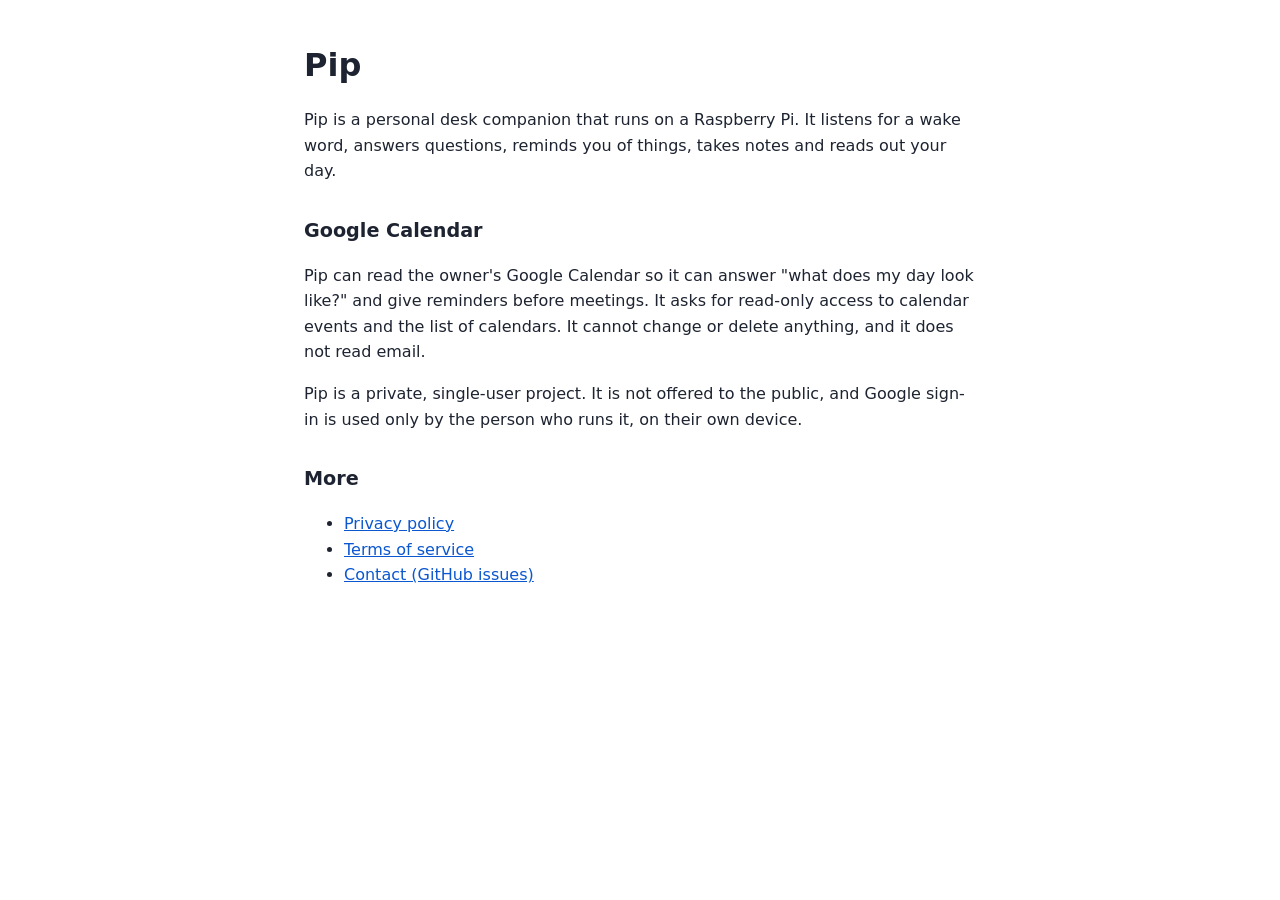
<file: index.html>
<!doctype html>
<html lang="en">
<head>
<meta charset="utf-8">
<meta name="viewport" content="width=device-width, initial-scale=1">
<title>Pip - a desk companion</title>
<link rel="stylesheet" href="style.css">
</head>
<body>
<main>
<h1>Pip</h1>
<p>Pip is a personal desk companion that runs on a Raspberry Pi. It listens for a wake word, answers questions, reminds you of things, takes notes and reads out your day.</p>

<h2>Google Calendar</h2>
<p>Pip can read the owner's Google Calendar so it can answer "what does my day look like?" and give reminders before meetings. It asks for read-only access to calendar events and the list of calendars. It cannot change or delete anything, and it does not read email.</p>
<p>Pip is a private, single-user project. It is not offered to the public, and Google sign-in is used only by the person who runs it, on their own device.</p>

<h2>More</h2>
<ul>
<li><a href="privacy.html">Privacy policy</a></li>
<li><a href="terms.html">Terms of service</a></li>
<li><a href="https://github.com/mlallinder/pip-site/issues">Contact (GitHub issues)</a></li>
</ul>
</main>
</body>
</html>
</file>
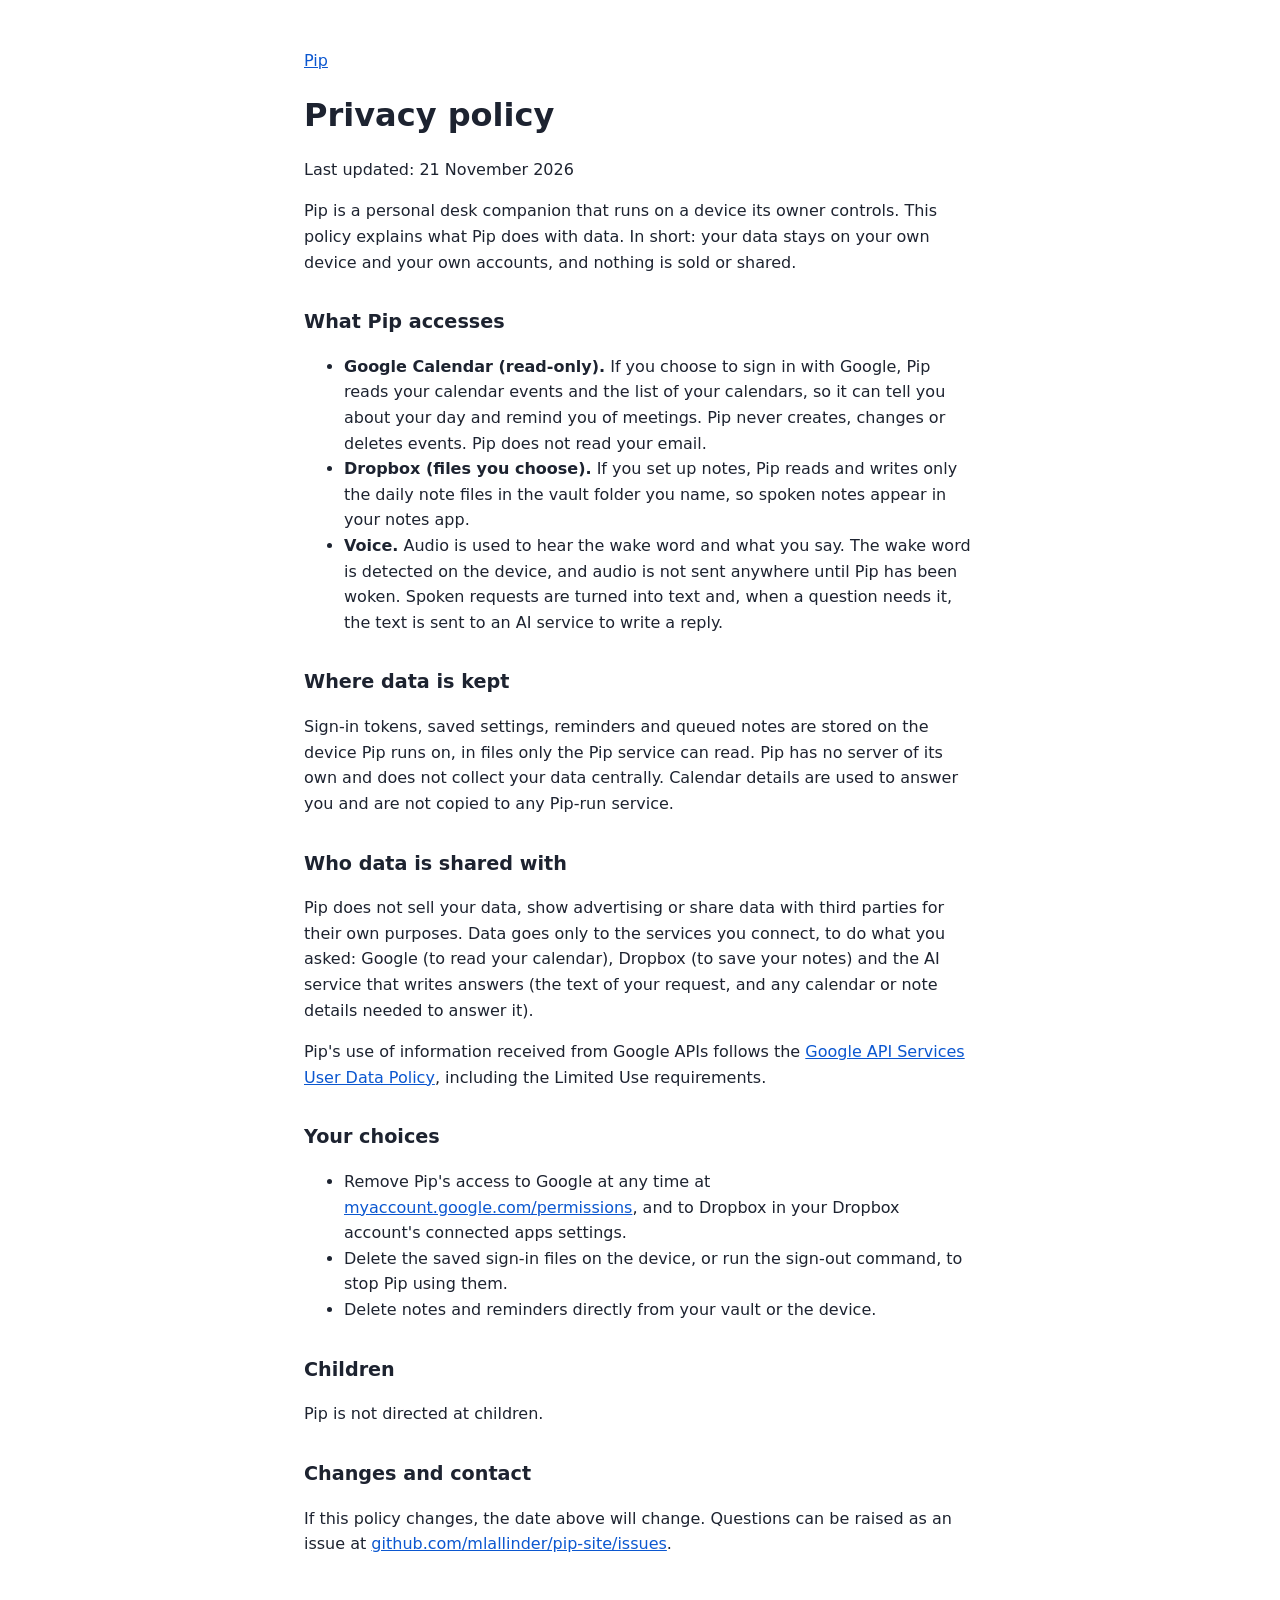
<file: privacy.html>
<!doctype html>
<html lang="en">
<head>
<meta charset="utf-8">
<meta name="viewport" content="width=device-width, initial-scale=1">
<title>Pip - Privacy policy</title>
<link rel="stylesheet" href="style.css">
</head>
<body>
<main>
<p><a href="index.html">Pip</a></p>
<h1>Privacy policy</h1>
<p>Last updated: 21 November 2026</p>

<p>Pip is a personal desk companion that runs on a device its owner controls. This policy explains what Pip does with data. In short: your data stays on your own device and your own accounts, and nothing is sold or shared.</p>

<h2>What Pip accesses</h2>
<ul>
<li><strong>Google Calendar (read-only).</strong> If you choose to sign in with Google, Pip reads your calendar events and the list of your calendars, so it can tell you about your day and remind you of meetings. Pip never creates, changes or deletes events. Pip does not read your email.</li>
<li><strong>Dropbox (files you choose).</strong> If you set up notes, Pip reads and writes only the daily note files in the vault folder you name, so spoken notes appear in your notes app.</li>
<li><strong>Voice.</strong> Audio is used to hear the wake word and what you say. The wake word is detected on the device, and audio is not sent anywhere until Pip has been woken. Spoken requests are turned into text and, when a question needs it, the text is sent to an AI service to write a reply.</li>
</ul>

<h2>Where data is kept</h2>
<p>Sign-in tokens, saved settings, reminders and queued notes are stored on the device Pip runs on, in files only the Pip service can read. Pip has no server of its own and does not collect your data centrally. Calendar details are used to answer you and are not copied to any Pip-run service.</p>

<h2>Who data is shared with</h2>
<p>Pip does not sell your data, show advertising or share data with third parties for their own purposes. Data goes only to the services you connect, to do what you asked: Google (to read your calendar), Dropbox (to save your notes) and the AI service that writes answers (the text of your request, and any calendar or note details needed to answer it).</p>

<p>Pip's use of information received from Google APIs follows the <a href="https://developers.google.com/terms/api-services-user-data-policy">Google API Services User Data Policy</a>, including the Limited Use requirements.</p>

<h2>Your choices</h2>
<ul>
<li>Remove Pip's access to Google at any time at <a href="https://myaccount.google.com/permissions">myaccount.google.com/permissions</a>, and to Dropbox in your Dropbox account's connected apps settings.</li>
<li>Delete the saved sign-in files on the device, or run the sign-out command, to stop Pip using them.</li>
<li>Delete notes and reminders directly from your vault or the device.</li>
</ul>

<h2>Children</h2>
<p>Pip is not directed at children.</p>

<h2>Changes and contact</h2>
<p>If this policy changes, the date above will change. Questions can be raised as an issue at <a href="https://github.com/mlallinder/pip-site/issues">github.com/mlallinder/pip-site/issues</a>.</p>
</main>
</body>
</html>
</file>
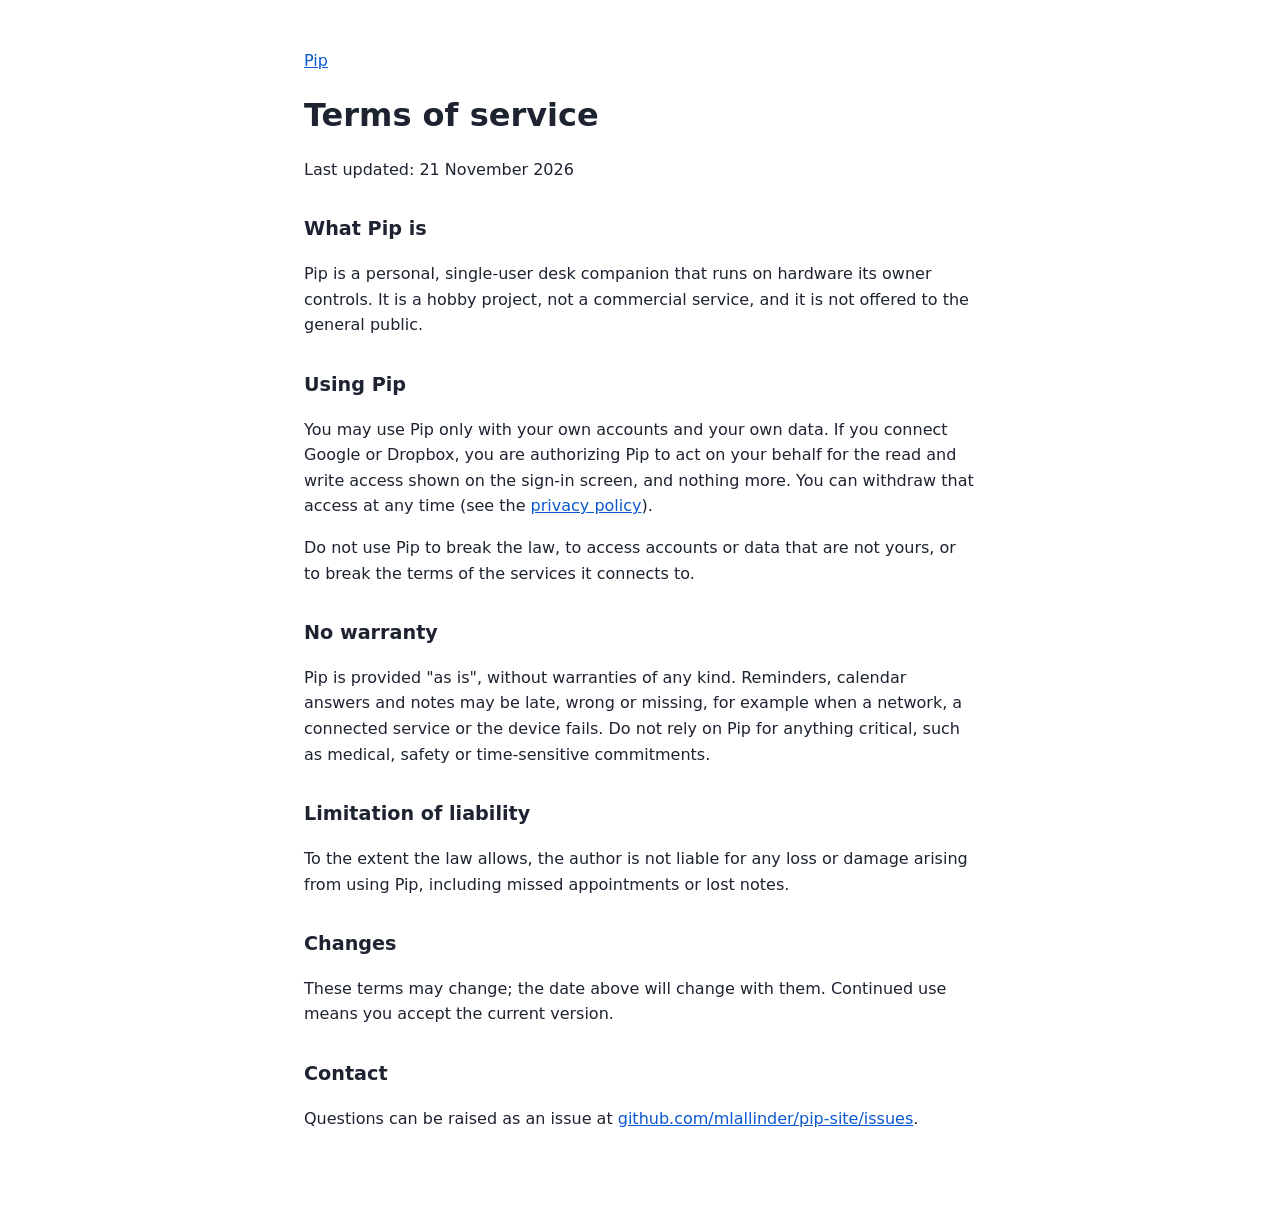
<file: terms.html>
<!doctype html>
<html lang="en">
<head>
<meta charset="utf-8">
<meta name="viewport" content="width=device-width, initial-scale=1">
<title>Pip - Terms of service</title>
<link rel="stylesheet" href="style.css">
</head>
<body>
<main>
<p><a href="index.html">Pip</a></p>
<h1>Terms of service</h1>
<p>Last updated: 21 November 2026</p>

<h2>What Pip is</h2>
<p>Pip is a personal, single-user desk companion that runs on hardware its owner controls. It is a hobby project, not a commercial service, and it is not offered to the general public.</p>

<h2>Using Pip</h2>
<p>You may use Pip only with your own accounts and your own data. If you connect Google or Dropbox, you are authorizing Pip to act on your behalf for the read and write access shown on the sign-in screen, and nothing more. You can withdraw that access at any time (see the <a href="privacy.html">privacy policy</a>).</p>
<p>Do not use Pip to break the law, to access accounts or data that are not yours, or to break the terms of the services it connects to.</p>

<h2>No warranty</h2>
<p>Pip is provided "as is", without warranties of any kind. Reminders, calendar answers and notes may be late, wrong or missing, for example when a network, a connected service or the device fails. Do not rely on Pip for anything critical, such as medical, safety or time-sensitive commitments.</p>

<h2>Limitation of liability</h2>
<p>To the extent the law allows, the author is not liable for any loss or damage arising from using Pip, including missed appointments or lost notes.</p>

<h2>Changes</h2>
<p>These terms may change; the date above will change with them. Continued use means you accept the current version.</p>

<h2>Contact</h2>
<p>Questions can be raised as an issue at <a href="https://github.com/mlallinder/pip-site/issues">github.com/mlallinder/pip-site/issues</a>.</p>
</main>
</body>
</html>
</file>
<file: style.css>
:root { color-scheme: light dark; --bg: #ffffff; --fg: #1d2330; --muted: #5b6475; --link: #0b57d0; }
@media (prefers-color-scheme: dark) { :root { --bg: #14171f; --fg: #e6e9f0; --muted: #a0a8b8; --link: #8ab4f8; } }
body { margin: 0; background: var(--bg); color: var(--fg); font: 1rem/1.6 system-ui, sans-serif; }
main { max-width: 42rem; margin: 0 auto; padding: 2rem 1rem 4rem; }
h1 { font-size: 2rem; margin: 0.5rem 0; }
h2 { font-size: 1.2rem; margin-top: 2rem; }
a { color: var(--link); }
</file>
